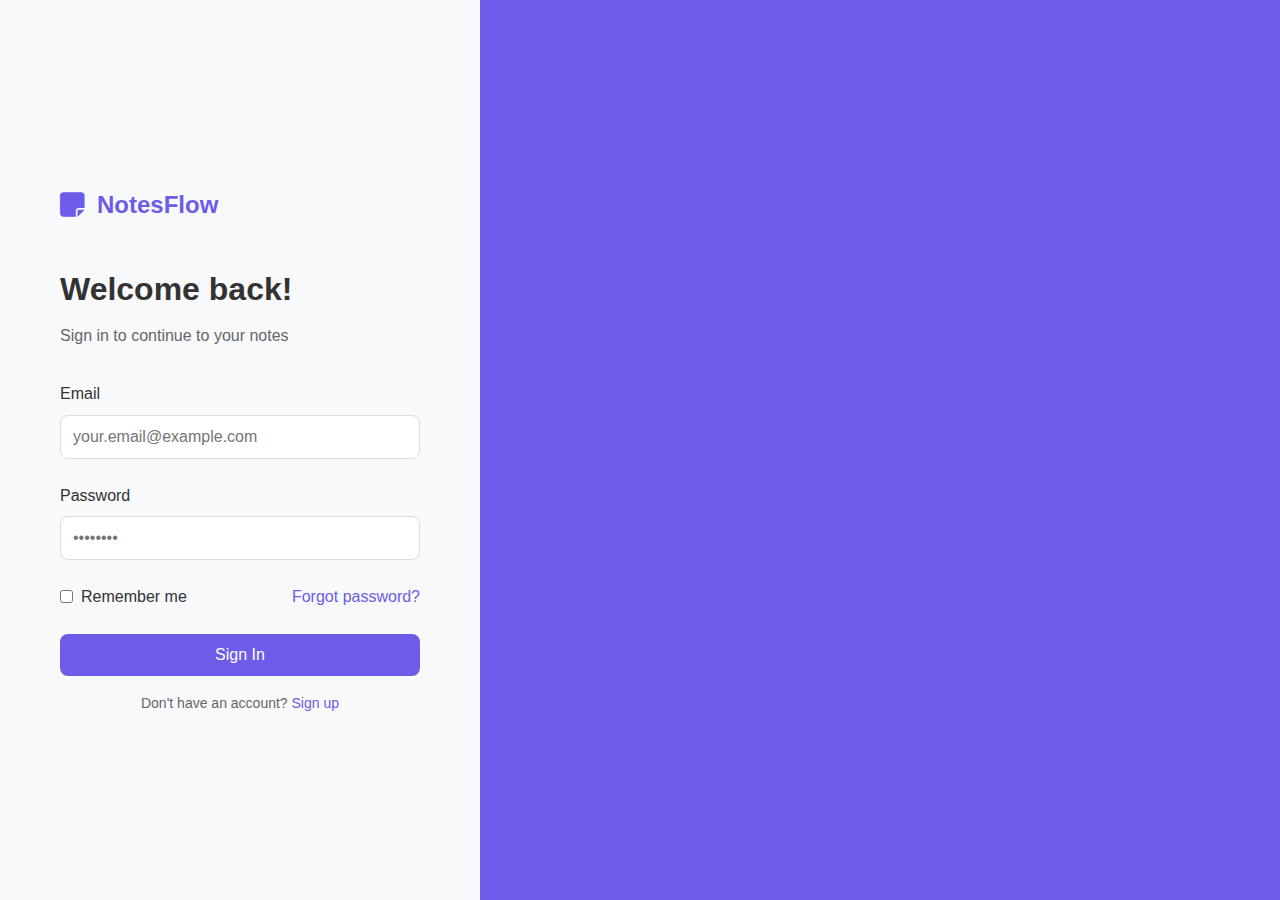
<file: index.html>
<!DOCTYPE html>
<html lang="en">
<head>
  <meta charset="UTF-8">
  <meta name="viewport" content="width=device-width, initial-scale=1.0">
  <title>NotesFlow</title>
  <script>
    // Redirect to login or dashboard based on authentication
    window.onload = function() {
      const currentUser = sessionStorage.getItem('currentUser');
      if (currentUser) {
        window.location.href = 'dashboard.html';
      } else {
        window.location.href = 'login.html';
      }
    };
  </script>
</head>
<body>
  <!-- This page just redirects to login or dashboard -->
</body>
</html>
</file>
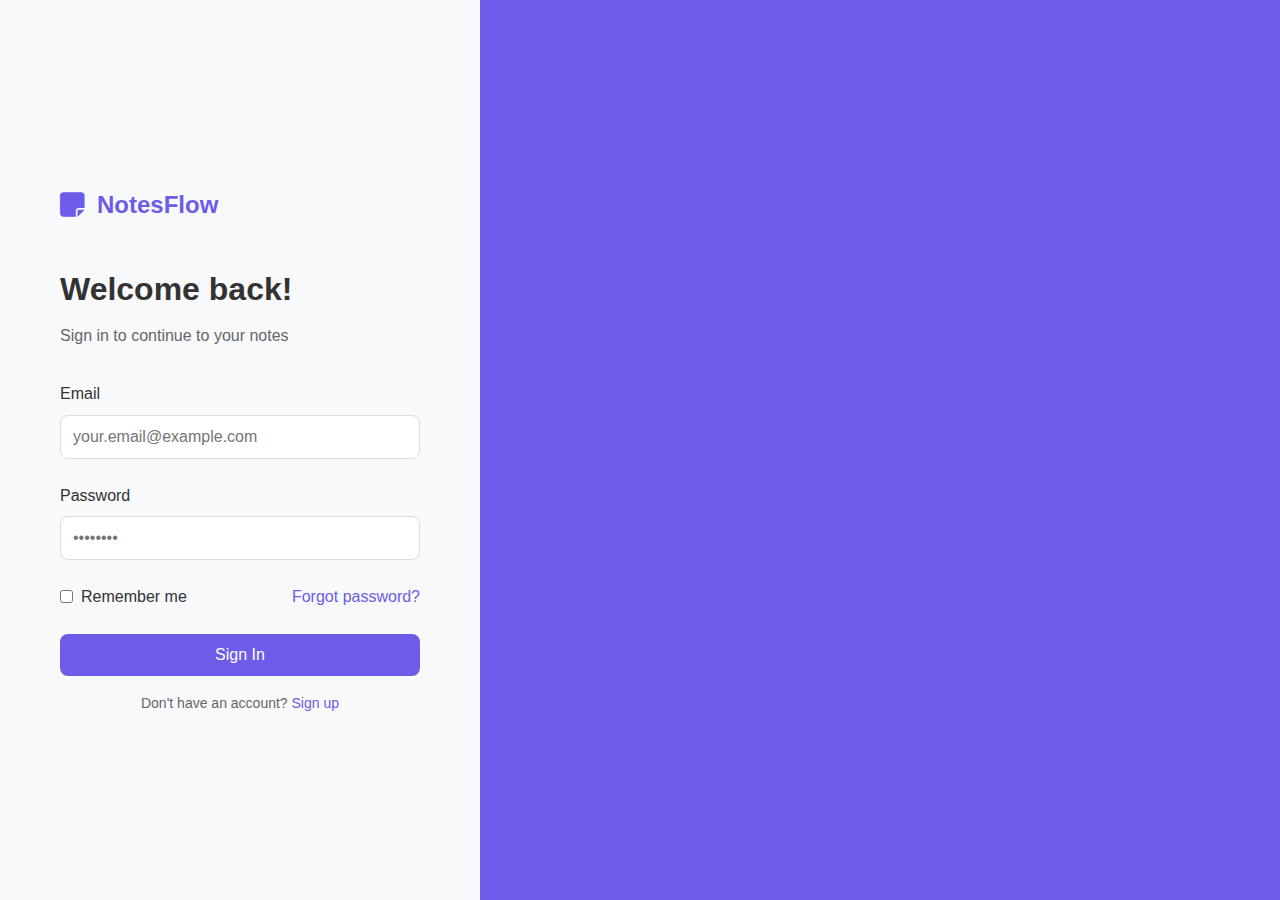
<file: dashboard.html>
<!DOCTYPE html>
<html lang="en">
<head>
  <meta charset="UTF-8">
  <meta name="viewport" content="width=device-width, initial-scale=1.0">
  <title>Dashboard - NotesFlow</title>
  <link rel="stylesheet" href="https://cdnjs.cloudflare.com/ajax/libs/font-awesome/6.4.0/css/all.min.css">
  <link rel="stylesheet" href="css/style.css">
  <link rel="stylesheet" href="css/dashboard.css">
</head>
<body>
  <!-- Navbar -->
  <nav class="navbar">
    <div class="container navbar-container">
      <div class="navbar-logo">
        <i class="fas fa-sticky-note"></i>
        <span>NotesFlow</span>
      </div>
      
      <div class="navbar-search">
        <i class="fas fa-search"></i>
        <input type="text" id="searchInput" placeholder="Search notes...">
      </div>
      
      <div class="navbar-actions">
        <button class="logout-btn" id="logoutBtn">
          <i class="fas fa-sign-out-alt"></i>
          <span>Logout</span>
        </button>
      </div>
    </div>
  </nav>
  
  <!-- Main Content -->
  <main class="main-content">
    <div class="container">
      <div class="notes-header">
        <h1>My Notes</h1>
        <button id="createNoteBtn">
          <i class="fas fa-plus"></i>
          Create Note
        </button>
      </div>
      
      <div class="notes-grid" id="notesGrid">
        <!-- Notes will be displayed here -->
      </div>
      
      <div class="empty-state" id="emptyState" style="display: none;">
        <i class="fas fa-sticky-note"></i>
        <h2>No notes yet</h2>
        <p>Create your first note to get started</p>
        <button id="emptyStateBtn">Create Note</button>
      </div>
    </div>
  </main>
  
  <!-- Create/Edit Note Modal -->
  <div class="modal-overlay" id="noteModal">
    <div class="modal">
      <div class="modal-header">
        <h2 class="modal-title" id="modalTitle">Create Note</h2>
        <button class="modal-close" id="closeModal">
          <i class="fas fa-times"></i>
        </button>
      </div>
      
      <div class="modal-body">
        <form id="noteForm">
          <input type="hidden" id="noteId">
          <div class="form-group">
            <label for="noteTitle">Title</label>
            <input type="text" id="noteTitle" placeholder="Enter note title" required>
          </div>
          
          <div class="form-group">
            <label for="noteContent">Content</label>
            <textarea id="noteContent" rows="6" placeholder="Write your note here..." required></textarea>
          </div>
        </form>
      </div>
      
      <div class="modal-footer">
        <button class="btn-secondary" id="cancelBtn">Cancel</button>
        <button type="submit" id="saveNoteBtn">Save Note</button>
      </div>
    </div>
  </div>

  <script src="js/api.js"></script>
  <script src="js/notes.js"></script>
</body>
</html>
</file>
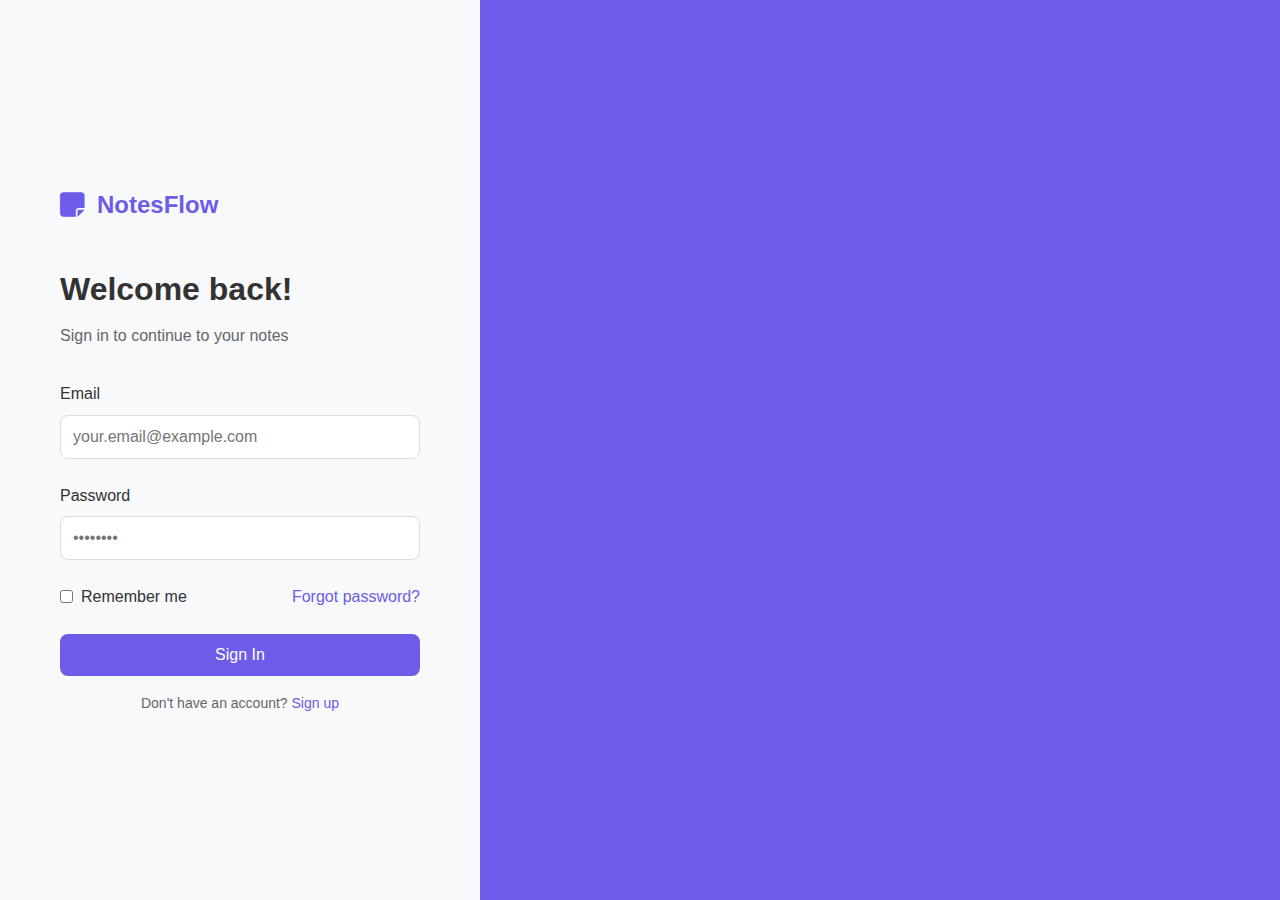
<file: login.html>
<!DOCTYPE html>
<html lang="en">
<head>
  <meta charset="UTF-8">
  <meta name="viewport" content="width=device-width, initial-scale=1.0">
  <title>Login - NotesFlow</title>
  <link rel="stylesheet" href="https://cdnjs.cloudflare.com/ajax/libs/font-awesome/6.4.0/css/all.min.css">
  <link rel="stylesheet" href="css/style.css">
  <link rel="stylesheet" href="css/auth.css">
</head>
<body>
  <div class="auth-container">
    <div class="auth-form">
      <div class="auth-logo">
        <i class="fas fa-sticky-note"></i>
        <span>NotesFlow</span>
      </div>
      
      <h1 class="auth-heading">Welcome back!</h1>
      <p class="auth-subheading">Sign in to continue to your notes</p>
      
      <form id="loginForm">
        <div class="form-group">
          <label for="email">Email</label>
          <input type="email" id="email" name="email" placeholder="your.email@example.com" required>
        </div>
        
        <div class="form-group">
          <label for="password">Password</label>
          <input type="password" id="password" name="password" placeholder="••••••••" required>
        </div>
        
        <div class="form-remember">
          <label>
            <input type="checkbox" id="remember" name="remember">
            Remember me
          </label>
          <a href="#">Forgot password?</a>
        </div>
        
        <button type="submit" class="btn-full">Sign In</button>
      </form>
      
      <p class="auth-footer">
        Don't have an account? <a href="register.html">Sign up</a>
      </p>
    </div>
    
    <div class="auth-image"></div>
  </div>

  <script src="js/api.js"></script>
  <script src="js/auth.js"></script>
</body>
</html>
</file>
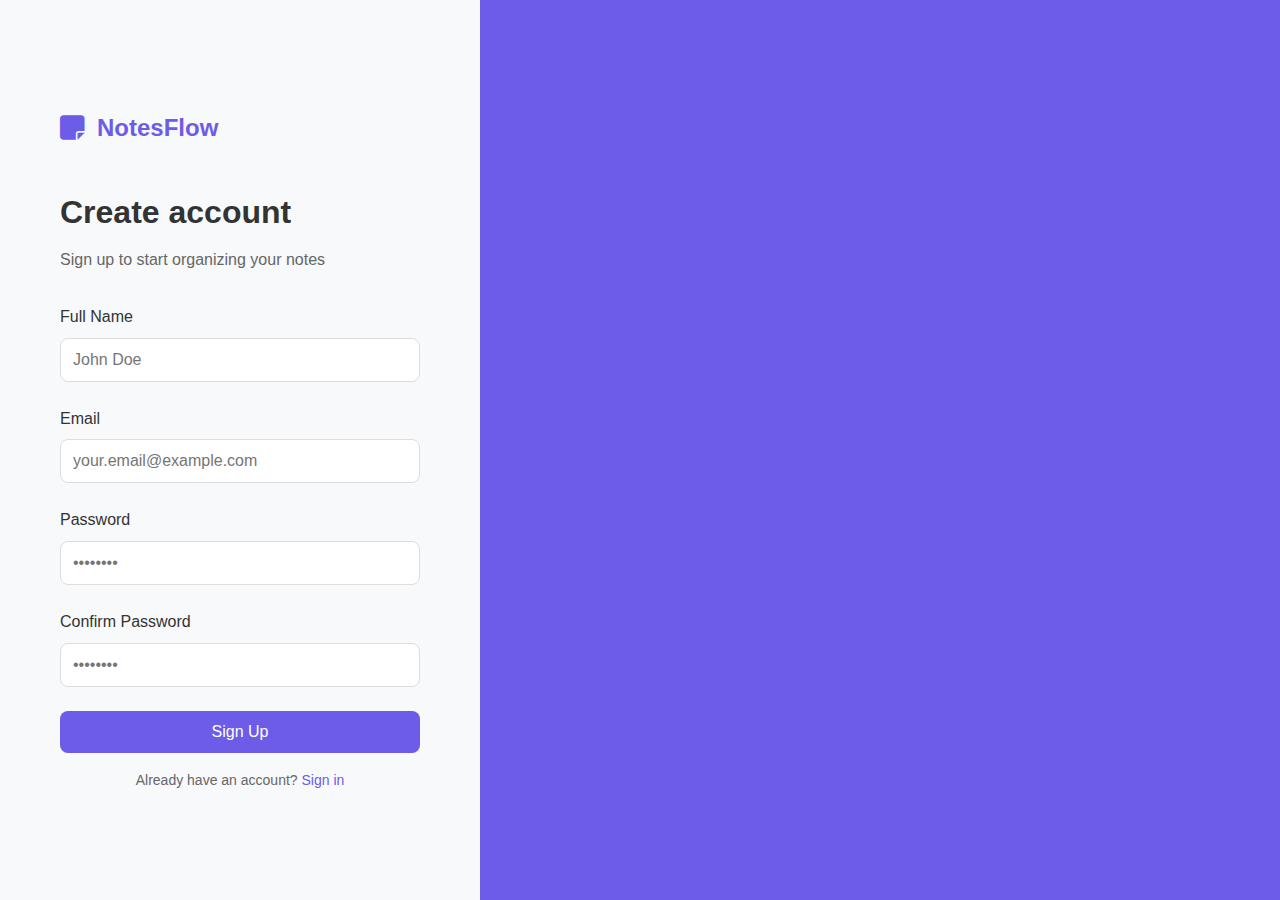
<file: register.html>
<!DOCTYPE html>
<html lang="en">
<head>
  <meta charset="UTF-8">
  <meta name="viewport" content="width=device-width, initial-scale=1.0">
  <title>Register - NotesFlow</title>
  <link rel="stylesheet" href="https://cdnjs.cloudflare.com/ajax/libs/font-awesome/6.4.0/css/all.min.css">
  <link rel="stylesheet" href="css/style.css">
  <link rel="stylesheet" href="css/auth.css">
</head>
<body>
  <div class="auth-container">
    <div class="auth-form">
      <div class="auth-logo">
        <i class="fas fa-sticky-note"></i>
        <span>NotesFlow</span>
      </div>
      
      <h1 class="auth-heading">Create account</h1>
      <p class="auth-subheading">Sign up to start organizing your notes</p>
      
      <form id="registerForm">
        <div class="form-group">
          <label for="name">Full Name</label>
          <input type="text" id="name" name="name" placeholder="John Doe" required>
        </div>
        
        <div class="form-group">
          <label for="email">Email</label>
          <input type="email" id="email" name="email" placeholder="your.email@example.com" required>
        </div>
        
        <div class="form-group">
          <label for="password">Password</label>
          <input type="password" id="password" name="password" placeholder="••••••••" required>
        </div>
        
        <div class="form-group">
          <label for="confirmPassword">Confirm Password</label>
          <input type="password" id="confirmPassword" name="confirmPassword" placeholder="••••••••" required>
        </div>
        
        <button type="submit" class="btn-full">Sign Up</button>
      </form>
      
      <p class="auth-footer">
        Already have an account? <a href="login.html">Sign in</a>
      </p>
    </div>
    
    <div class="auth-image"></div>
  </div>

  <script src="js/api.js"></script>
  <script src="js/auth.js"></script>
</body>
</html>
</file>
<file: css/style.css>
/* Global Styles */
:root {
  --primary-color: #6c5ce7;
  --primary-light: #a29bfe;
  --primary-dark: #5a4ecc;
  --accent-color: #fdcb6e;
  --text-color: #333;
  --text-light: #666;
  --bg-color: #f8f9fb;
  --white: #ffffff;
  --shadow: 0 4px 6px rgba(0, 0, 0, 0.1);
  --border-radius: 8px;
  --transition: all 0.3s ease;
}

* {
  margin: 0;
  padding: 0;
  box-sizing: border-box;
  font-family: 'SF Pro Display', -apple-system, BlinkMacSystemFont, 'Segoe UI', Roboto, Oxygen, Ubuntu, Cantarell, 'Open Sans', 'Helvetica Neue', sans-serif;
}

body {
  background-color: var(--bg-color);
  color: var(--text-color);
  line-height: 1.6;
}

a {
  text-decoration: none;
  color: var(--primary-color);
  transition: var(--transition);
}

a:hover {
  color: var(--primary-dark);
}

button {
  cursor: pointer;
  background-color: var(--primary-color);
  color: var(--white);
  border: none;
  padding: 12px 24px;
  border-radius: var(--border-radius);
  font-size: 16px;
  font-weight: 500;
  transition: var(--transition);
}

button:hover {
  background-color: var(--primary-dark);
}

input, textarea {
  width: 100%;
  padding: 12px;
  border: 1px solid #ddd;
  border-radius: var(--border-radius);
  font-size: 16px;
  transition: var(--transition);
}

input:focus, textarea:focus {
  outline: none;
  border-color: var(--primary-color);
  box-shadow: 0 0 0 2px rgba(108, 92, 231, 0.2);
}

.container {
  max-width: 1200px;
  margin: 0 auto;
  padding: 0 20px;
}

.btn-secondary {
  background-color: #f1f2f6;
  color: var(--text-color);
}

.btn-secondary:hover {
  background-color: #dfe4ea;
}

.btn-danger {
  background-color: #ff6b6b;
}

.btn-danger:hover {
  background-color: #ee5253;
}

/* Helper Classes */
.mt-2 {
  margin-top: 8px;
}

.mt-4 {
  margin-top: 16px;
}

.mb-4 {
  margin-bottom: 16px;
}

.text-center {
  text-align: center;
}
</file>
<file: css/dashboard.css>
/* Navbar Styles */
.navbar {
  background-color: var(--white);
  box-shadow: var(--shadow);
  padding: 16px 0;
  position: fixed;
  top: 0;
  left: 0;
  right: 0;
  z-index: 100;
}

.navbar-container {
  display: flex;
  justify-content: space-between;
  align-items: center;
}

.navbar-logo {
  display: flex;
  align-items: center;
  font-size: 20px;
  font-weight: 600;
  color: var(--primary-color);
}

.navbar-logo i {
  margin-right: 8px;
  font-size: 24px;
}

.navbar-search {
  flex: 1;
  max-width: 400px;
  margin: 0 20px;
  position: relative;
}

.navbar-search input {
  padding-left: 40px;
  background-color: var(--bg-color);
  border: none;
}

.navbar-search i {
  position: absolute;
  left: 12px;
  top: 50%;
  transform: translateY(-50%);
  color: var(--text-light);
}

.navbar-actions {
  display: flex;
  align-items: center;
}

.navbar-actions .logout-btn {
  padding: 8px 16px;
  display: flex;
  align-items: center;
}

.navbar-actions .logout-btn i {
  margin-right: 8px;
}

/* Main Content Styles */
.main-content {
  margin-top: 80px;
  padding: 20px 0;
  min-height: calc(100vh - 80px);
}

.notes-header {
  display: flex;
  justify-content: space-between;
  align-items: center;
  margin-bottom: 24px;
}

.notes-header h1 {
  font-size: 24px;
  font-weight: 600;
}

.notes-grid {
  display: grid;
  grid-template-columns: repeat(auto-fill, minmax(280px, 1fr));
  gap: 24px;
  margin-bottom: 40px;
}

.note-card {
  background-color: var(--white);
  border-radius: var(--border-radius);
  box-shadow: var(--shadow);
  padding: 20px;
  cursor: pointer;
  transition: var(--transition);
  position: relative;
  height: 190px;
  overflow: hidden;
}

.note-card:hover {
  transform: translateY(-5px);
  box-shadow: 0 10px 20px rgba(0, 0, 0, 0.1);
}

.note-title {
  font-size: 18px;
  font-weight: 600;
  margin-bottom: 8px;
  color: var(--text-color);
}

.note-content {
  color: var(--text-light);
  font-size: 14px;
  display: -webkit-box;
  -webkit-line-clamp: 4;
  -webkit-box-orient: vertical;
  overflow: hidden;
}

.note-date {
  font-size: 12px;
  color: var(--text-light);
  position: absolute;
  bottom: 20px;
  left: 20px;
}

.note-actions {
  position: absolute;
  top: 16px;
  right: 16px;
  opacity: 0;
  transition: var(--transition);
}

.note-card:hover .note-actions {
  opacity: 1;
}

.note-actions button {
  background: none;
  color: #ff6b6b;
  padding: 0;
  font-size: 16px;
}

.note-actions button:hover {
  color: #ee5253;
  background: none;
}

/* Modal Styles */
.modal-overlay {
  position: fixed;
  top: 0;
  left: 0;
  right: 0;
  bottom: 0;
  background-color: rgba(0, 0, 0, 0.5);
  display: flex;
  align-items: center;
  justify-content: center;
  z-index: 1000;
  opacity: 0;
  visibility: hidden;
  transition: var(--transition);
}

.modal-overlay.active {
  opacity: 1;
  visibility: visible;
}

.modal {
  background-color: var(--white);
  border-radius: var(--border-radius);
  width: 90%;
  max-width: 600px;
  max-height: 90vh;
  overflow-y: auto;
  padding: 24px;
  position: relative;
  transform: translateY(20px);
  transition: var(--transition);
}

.modal-overlay.active .modal {
  transform: translateY(0);
}

.modal-header {
  display: flex;
  justify-content: space-between;
  align-items: center;
  margin-bottom: 16px;
}

.modal-title {
  font-size: 20px;
  font-weight: 600;
}

.modal-close {
  background: none;
  color: var(--text-light);
  font-size: 24px;
  padding: 0;
  cursor: pointer;
}

.modal-close:hover {
  color: var(--text-color);
  background: none;
}

.modal-body {
  margin-bottom: 24px;
}

.modal-footer {
  display: flex;
  justify-content: flex-end;
  gap: 12px;
}

/* Empty State */
.empty-state {
  text-align: center;
  padding: 60px 0;
}

.empty-state i {
  font-size: 48px;
  color: var(--primary-light);
  margin-bottom: 16px;
}

.empty-state h2 {
  font-size: 24px;
  font-weight: 600;
  margin-bottom: 8px;
}

.empty-state p {
  color: var(--text-light);
  margin-bottom: 24px;
}

@media (max-width: 768px) {
  .navbar-search {
    display: none;
  }
  
  .notes-grid {
    grid-template-columns: 1fr;
  }

  
  .note-actions {
    opacity: 1;
  }
}
</file>
<file: css/auth.css>
.auth-container {
  display: flex;
  height: 100vh;
  overflow: hidden;
}

.auth-form {
  width: 100%;
  max-width: 480px;
  padding: 60px;
  display: flex;
  flex-direction: column;
  justify-content: center;
}

.auth-image {
  flex-grow: 1;
  background-color: var(--primary-color);
}

.auth-logo {
  display: flex;
  align-items: center;
  margin-bottom: 40px;
  font-size: 24px;
  font-weight: 600;
  color: var(--primary-color);
}

.auth-logo i {
  margin-right: 12px;
  font-size: 28px;
}

.auth-heading {
  font-size: 32px;
  font-weight: 700;
  margin-bottom: 8px;
}

.auth-subheading {
  color: var(--text-light);
  margin-bottom: 32px;
}

.form-group {
  margin-bottom: 24px;
}

.form-group label {
  display: block;
  margin-bottom: 8px;
  font-weight: 500;
}

.form-group input {
  width: 100%;
}

.auth-footer {
  margin-top: 16px;
  font-size: 14px;
  color: var(--text-light);
  text-align: center;
}

.form-remember {
  display: flex;
  justify-content: space-between;
  align-items: center;
  margin-bottom: 24px;
}

.form-remember label {
  display: flex;
  align-items: center;
}

.form-remember input[type="checkbox"] {
  width: auto;
  margin-right: 8px;
}

.btn-full {
  width: 100%;
}

@media (max-width: 768px) {
  .auth-container {
    flex-direction: column;
  }
  
  .auth-form {
    width: 100%;
    max-width: 100%;
    padding: 40px 20px;
  }
  
  .auth-image {
    display: none;
  }
}
</file>
